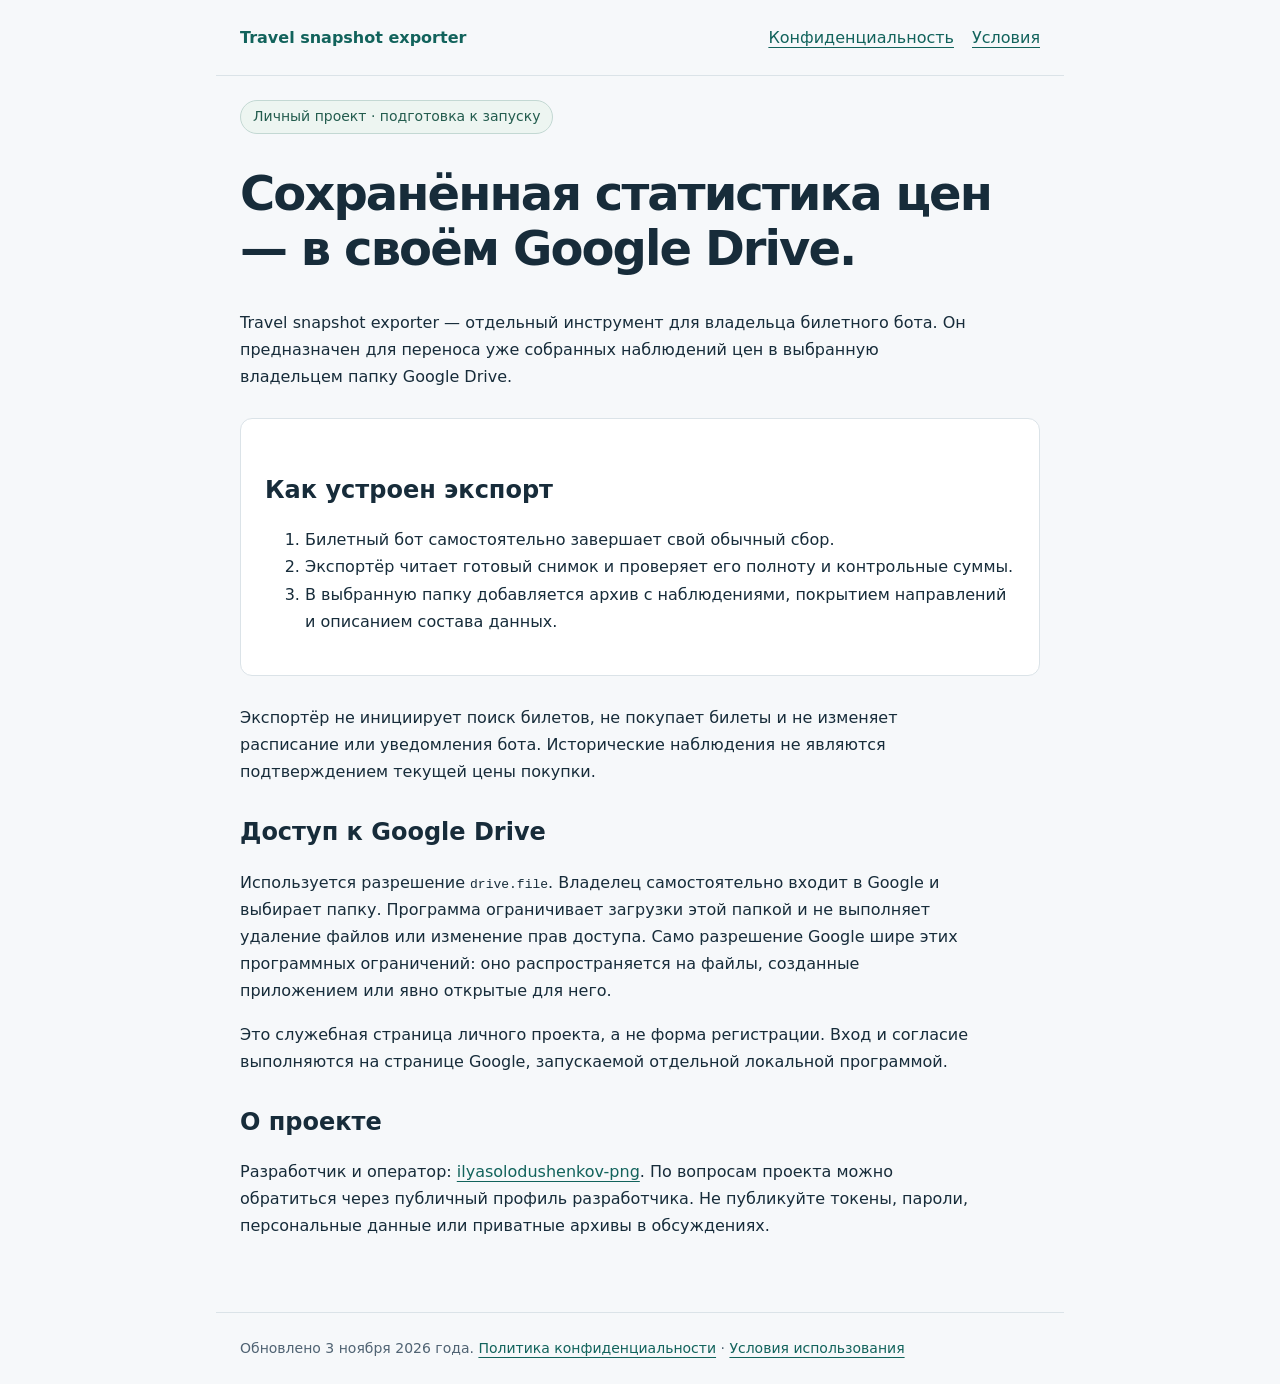
<file: index.html>
<!doctype html>
<html lang="ru"><head><meta charset="utf-8"><meta name="viewport" content="width=device-width,initial-scale=1"><meta name="description" content="Личный инструмент сохранения собранной статистики цен авиабилетов в Google Drive."><title>Travel snapshot exporter</title><link rel="stylesheet" href="style.css"></head><body>
<header><a href="index.html">Travel snapshot exporter</a><nav aria-label="Основная навигация"><a href="privacy.html">Конфиденциальность</a><a href="terms.html">Условия</a></nav></header>
<main><span class="status">Личный проект · подготовка к запуску</span><h1>Сохранённая статистика цен — в своём Google Drive.</h1>
<p>Travel snapshot exporter — отдельный инструмент для владельца билетного бота. Он предназначен для переноса уже собранных наблюдений цен в выбранную владельцем папку Google Drive.</p>
<section class="panel"><h2>Как устроен экспорт</h2><ol><li>Билетный бот самостоятельно завершает свой обычный сбор.</li><li>Экспортёр читает готовый снимок и проверяет его полноту и контрольные суммы.</li><li>В выбранную папку добавляется архив с наблюдениями, покрытием направлений и описанием состава данных.</li></ol></section>
<p>Экспортёр не инициирует поиск билетов, не покупает билеты и не изменяет расписание или уведомления бота. Исторические наблюдения не являются подтверждением текущей цены покупки.</p>
<h2>Доступ к Google Drive</h2><p>Используется разрешение <code>drive.file</code>. Владелец самостоятельно входит в Google и выбирает папку. Программа ограничивает загрузки этой папкой и не выполняет удаление файлов или изменение прав доступа. Само разрешение Google шире этих программных ограничений: оно распространяется на файлы, созданные приложением или явно открытые для него.</p>
<p>Это служебная страница личного проекта, а не форма регистрации. Вход и согласие выполняются на странице Google, запускаемой отдельной локальной программой.</p>
<h2>О проекте</h2><p>Разработчик и оператор: <a href="https://github.com/ilyasolodushenkov-png">ilyasolodushenkov-png</a>. По вопросам проекта можно обратиться через публичный профиль разработчика. Не публикуйте токены, пароли, персональные данные или приватные архивы в обсуждениях.</p>
</main><footer>Обновлено 3 ноября 2026 года. <a href="privacy.html">Политика конфиденциальности</a> · <a href="terms.html">Условия использования</a></footer></body></html>
</file>
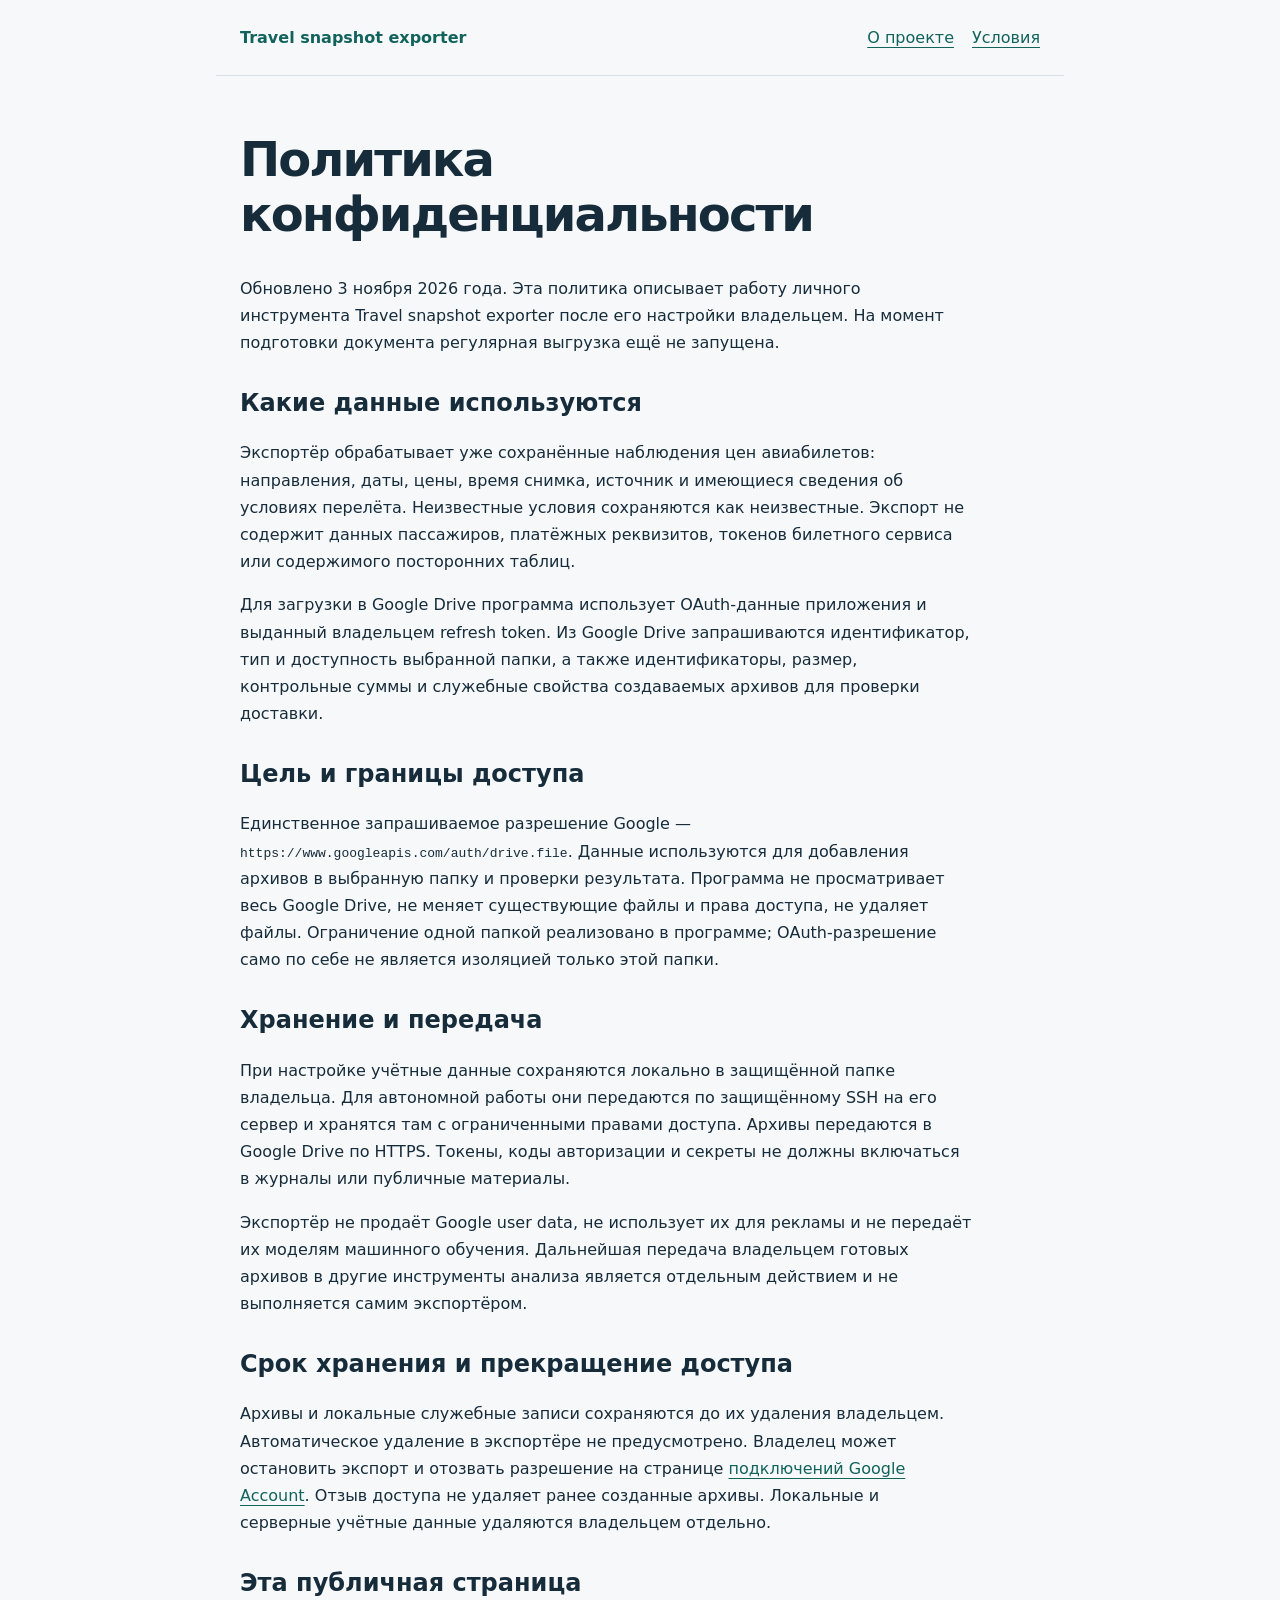
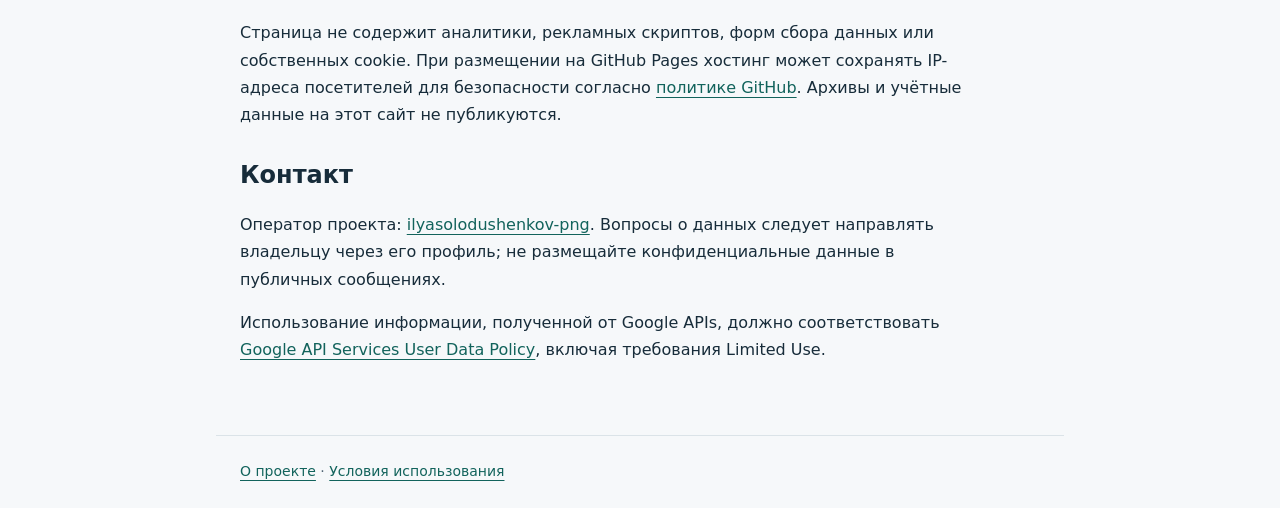
<file: privacy.html>
<!doctype html>
<html lang="ru"><head><meta charset="utf-8"><meta name="viewport" content="width=device-width,initial-scale=1"><title>Конфиденциальность — Travel snapshot exporter</title><link rel="stylesheet" href="style.css"></head><body>
<header><a href="index.html">Travel snapshot exporter</a><nav aria-label="Основная навигация"><a href="index.html">О проекте</a><a href="terms.html">Условия</a></nav></header>
<main><h1>Политика конфиденциальности</h1><p>Обновлено 3 ноября 2026 года. Эта политика описывает работу личного инструмента Travel snapshot exporter после его настройки владельцем. На момент подготовки документа регулярная выгрузка ещё не запущена.</p>
<h2>Какие данные используются</h2><p>Экспортёр обрабатывает уже сохранённые наблюдения цен авиабилетов: направления, даты, цены, время снимка, источник и имеющиеся сведения об условиях перелёта. Неизвестные условия сохраняются как неизвестные. Экспорт не содержит данных пассажиров, платёжных реквизитов, токенов билетного сервиса или содержимого посторонних таблиц.</p>
<p>Для загрузки в Google Drive программа использует OAuth-данные приложения и выданный владельцем refresh token. Из Google Drive запрашиваются идентификатор, тип и доступность выбранной папки, а также идентификаторы, размер, контрольные суммы и служебные свойства создаваемых архивов для проверки доставки.</p>
<h2>Цель и границы доступа</h2><p>Единственное запрашиваемое разрешение Google — <code>https://www.googleapis.com/auth/drive.file</code>. Данные используются для добавления архивов в выбранную папку и проверки результата. Программа не просматривает весь Google Drive, не меняет существующие файлы и права доступа, не удаляет файлы. Ограничение одной папкой реализовано в программе; OAuth-разрешение само по себе не является изоляцией только этой папки.</p>
<h2>Хранение и передача</h2><p>При настройке учётные данные сохраняются локально в защищённой папке владельца. Для автономной работы они передаются по защищённому SSH на его сервер и хранятся там с ограниченными правами доступа. Архивы передаются в Google Drive по HTTPS. Токены, коды авторизации и секреты не должны включаться в журналы или публичные материалы.</p>
<p>Экспортёр не продаёт Google user data, не использует их для рекламы и не передаёт их моделям машинного обучения. Дальнейшая передача владельцем готовых архивов в другие инструменты анализа является отдельным действием и не выполняется самим экспортёром.</p>
<h2>Срок хранения и прекращение доступа</h2><p>Архивы и локальные служебные записи сохраняются до их удаления владельцем. Автоматическое удаление в экспортёре не предусмотрено. Владелец может остановить экспорт и отозвать разрешение на странице <a href="https://myaccount.google.com/connections">подключений Google Account</a>. Отзыв доступа не удаляет ранее созданные архивы. Локальные и серверные учётные данные удаляются владельцем отдельно.</p>
<h2>Эта публичная страница</h2><p>Страница не содержит аналитики, рекламных скриптов, форм сбора данных или собственных cookie. При размещении на GitHub Pages хостинг может сохранять IP-адреса посетителей для безопасности согласно <a href="https://docs.github.com/en/site-policy/privacy-policies/github-general-privacy-statement">политике GitHub</a>. Архивы и учётные данные на этот сайт не публикуются.</p>
<h2>Контакт</h2><p>Оператор проекта: <a href="https://github.com/ilyasolodushenkov-png">ilyasolodushenkov-png</a>. Вопросы о данных следует направлять владельцу через его профиль; не размещайте конфиденциальные данные в публичных сообщениях.</p>
<p>Использование информации, полученной от Google APIs, должно соответствовать <a href="https://developers.google.com/terms/api-services-user-data-policy">Google API Services User Data Policy</a>, включая требования Limited Use.</p>
</main><footer><a href="index.html">О проекте</a> · <a href="terms.html">Условия использования</a></footer></body></html>
</file>
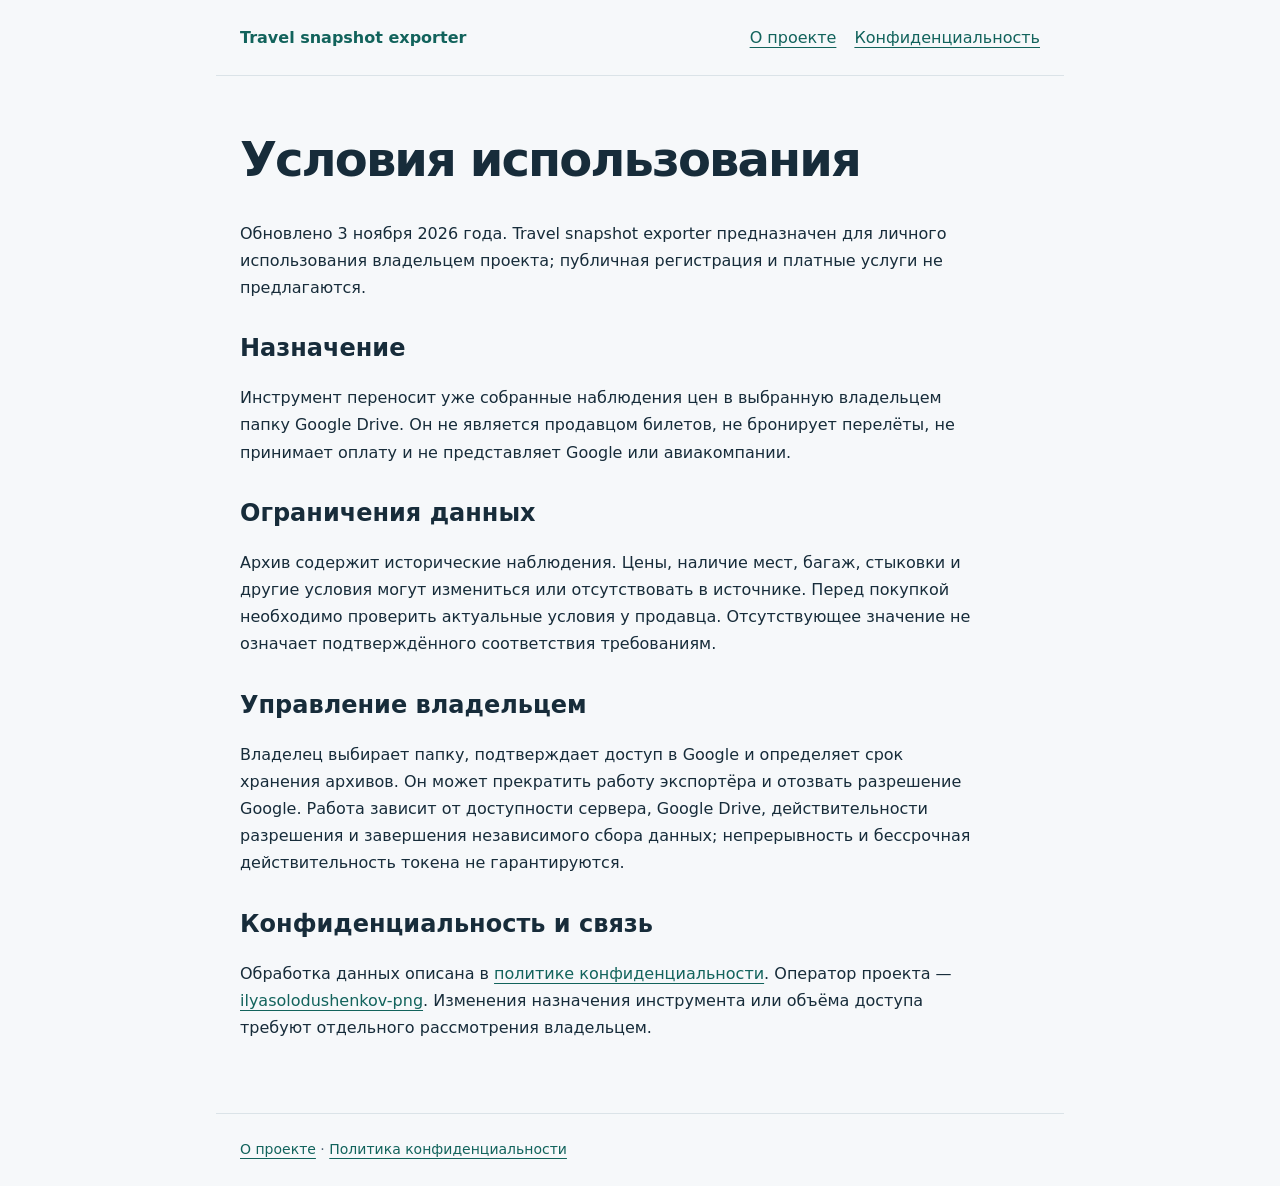
<file: terms.html>
<!doctype html>
<html lang="ru"><head><meta charset="utf-8"><meta name="viewport" content="width=device-width,initial-scale=1"><title>Условия — Travel snapshot exporter</title><link rel="stylesheet" href="style.css"></head><body>
<header><a href="index.html">Travel snapshot exporter</a><nav aria-label="Основная навигация"><a href="index.html">О проекте</a><a href="privacy.html">Конфиденциальность</a></nav></header>
<main><h1>Условия использования</h1><p>Обновлено 3 ноября 2026 года. Travel snapshot exporter предназначен для личного использования владельцем проекта; публичная регистрация и платные услуги не предлагаются.</p>
<h2>Назначение</h2><p>Инструмент переносит уже собранные наблюдения цен в выбранную владельцем папку Google Drive. Он не является продавцом билетов, не бронирует перелёты, не принимает оплату и не представляет Google или авиакомпании.</p>
<h2>Ограничения данных</h2><p>Архив содержит исторические наблюдения. Цены, наличие мест, багаж, стыковки и другие условия могут измениться или отсутствовать в источнике. Перед покупкой необходимо проверить актуальные условия у продавца. Отсутствующее значение не означает подтверждённого соответствия требованиям.</p>
<h2>Управление владельцем</h2><p>Владелец выбирает папку, подтверждает доступ в Google и определяет срок хранения архивов. Он может прекратить работу экспортёра и отозвать разрешение Google. Работа зависит от доступности сервера, Google Drive, действительности разрешения и завершения независимого сбора данных; непрерывность и бессрочная действительность токена не гарантируются.</p>
<h2>Конфиденциальность и связь</h2><p>Обработка данных описана в <a href="privacy.html">политике конфиденциальности</a>. Оператор проекта — <a href="https://github.com/ilyasolodushenkov-png">ilyasolodushenkov-png</a>. Изменения назначения инструмента или объёма доступа требуют отдельного рассмотрения владельцем.</p>
</main><footer><a href="index.html">О проекте</a> · <a href="privacy.html">Политика конфиденциальности</a></footer></body></html>
</file>
<file: style.css>
:root{color-scheme:light;font-family:system-ui,-apple-system,"Segoe UI",sans-serif;color:#172c3a;background:#f6f8fa;line-height:1.7}body{margin:0}main,header,footer{max-width:800px;margin:auto;padding:24px}header{display:flex;justify-content:space-between;gap:20px;align-items:center;border-bottom:1px solid #dbe3e8}nav{display:flex;gap:18px;flex-wrap:wrap}a{color:#12635c;text-underline-offset:4px}header>a{font-weight:700;text-decoration:none}h1{font-size:clamp(2rem,5vw,3rem);line-height:1.15;letter-spacing:-.04em;margin-top:32px}h2{line-height:1.3;margin-top:32px}p,li{max-width:72ch}.status{display:inline-block;border:1px solid #c3d8d3;border-radius:30px;padding:4px 12px;color:#235c4e;background:#edf5f1;font-size:.875rem}.panel{background:white;border:1px solid #dbe3e8;padding:24px;border-radius:12px;margin:28px 0}footer{font-size:.875rem;color:#506373;border-top:1px solid #dbe3e8;margin-top:32px}code{overflow-wrap:anywhere}a:focus-visible{outline:3px solid #dc9e30;outline-offset:5px}@media(max-width:600px){header{display:block}nav{margin-top:14px}main,header,footer{padding:20px}}
</file>
